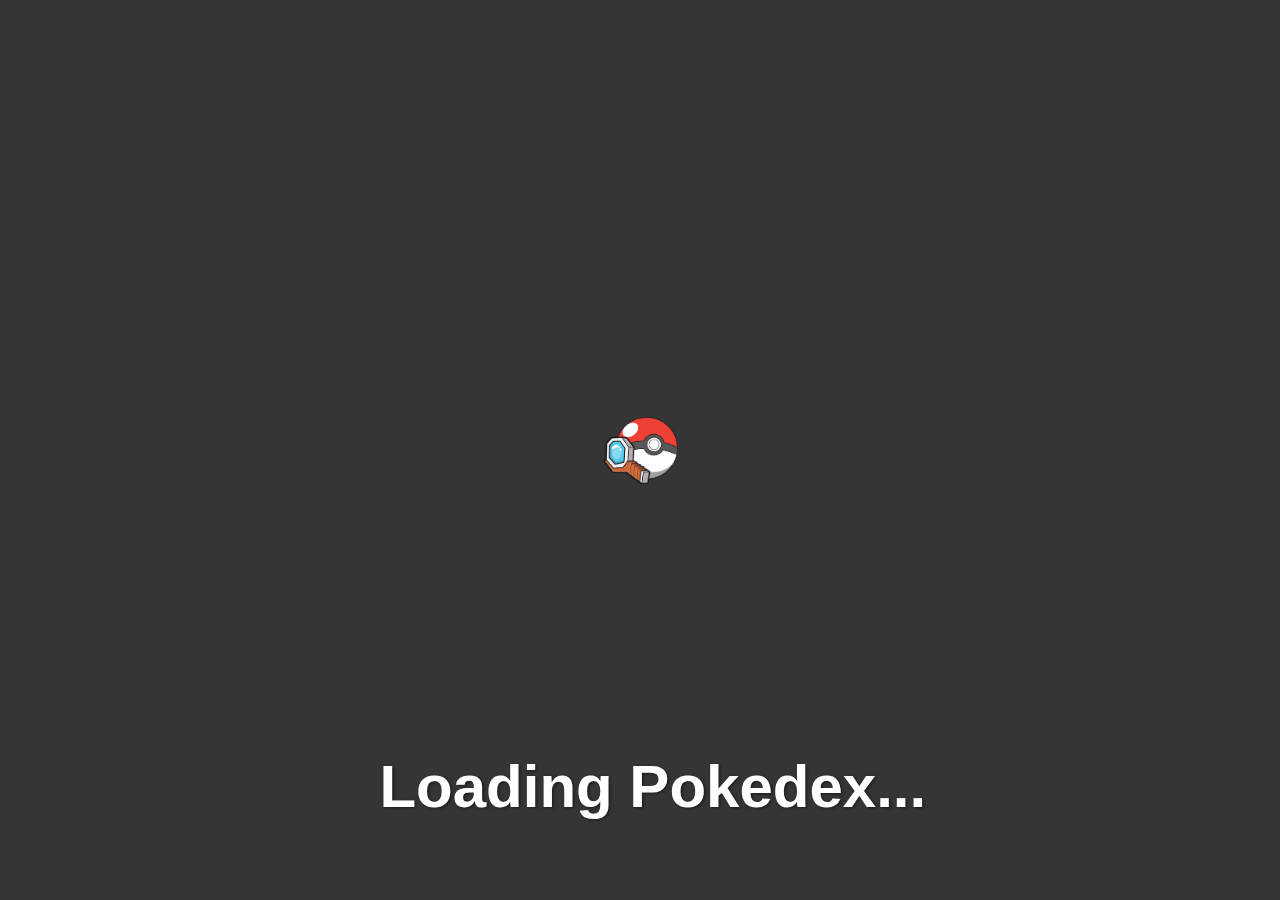
<file: index.html>
<!DOCTYPE html>
<html lang="en">

<head>
  <meta charset="UTF-8" />
  <meta name="viewport" content="width=device-width, initial-scale=1.0" />
  <link rel="icon" href="resources/images/icon.png" type="image/x-icon">
  <link rel="stylesheet" type="text/css" href="css/index.css">
  <link rel="stylesheet" type="text/css" href="css/loader.css">
  <script src="js/script.js"></script>
  <title>PokeFinder</title>
</head>

<body>
  <button class="random" id="random-pokemon-button">
    <svg xmlns="http://www.w3.org/2000/svg" viewBox="0 0 24 24">
      <title>Get a Random Pokemon</title>
      <path d="M11,18H13V16H11V18M12,2A10,10 0 0,0 2,12A10,10 0 0,0 12,22A10,10 0 0,0 22,12A10,10 0 0,0 12,2M12,20C7.59,20 4,16.41 4,12C4,7.59 7.59,4 12,4C16.41,4 20,7.59 20,12C20,16.41 16.41,20 12,20M12,6A4,4 0 0,0 8,10H10A2,2 0 0,1 12,8A2,2 0 0,1 14,10C14,12 11,11.75 11,15H13C13,12.75 16,12.5 16,10A4,4 0 0,0 12,6Z" />
    </svg>
    <img class="teams" src="resources/images/teams_icon.svg">
  </button>

  <div id="loader" class="loader">
    <div class="progress-bar"></div>
    <div class="border"></div>
  </div>

  <h1><span style="color: #ff0000;">Poke</span><span style="color: white;">Finder</span></h1>
  <div class="filter-buttons" id="filter-buttons"></div>
  <br>
  <div class="generation-buttons" id="generation-buttons">
    <button class="gen-filter" data-gen="1">GEN I</button>
    <button class="gen-filter" data-gen="2">GEN II</button>
    <button class="gen-filter" data-gen="3">GEN III</button>
    <button class="gen-filter" data-gen="4">GEN IV</button>
    <button class="gen-filter" data-gen="5">GEN V</button>
    <button class="gen-filter" data-gen="6">GEN VI</button>
    <button class="gen-filter" data-gen="7">GEN VII</button>
    <button class="gen-filter" data-gen="8">GEN VIII</button>
    <button class="gen-filter" data-gen="9">GEN IX</button>
  </div>
  <br>
  <input type="text" id="pokemon-search" placeholder="Search Pokémon by name">
  <br>
  <div class="poke-container" id="poke-container"></div>

  <footer>
    <p>This is the footer of the page.</p>
    <svg xmlns="http://www.w3.org/2000/svg" viewBox="0 0 24 24">
      <path
        d="M13,18V10L16.5,13.5L17.92,12.08L12,6.16L6.08,12.08L7.5,13.5L11,10V18H13M12,2A10,10 0 0,1 22,12A10,10 0 0,1 12,22A10,10 0 0,1 2,12A10,10 0 0,1 12,2Z" />
    </svg>
  </footer>
</body>

</html>
</file>
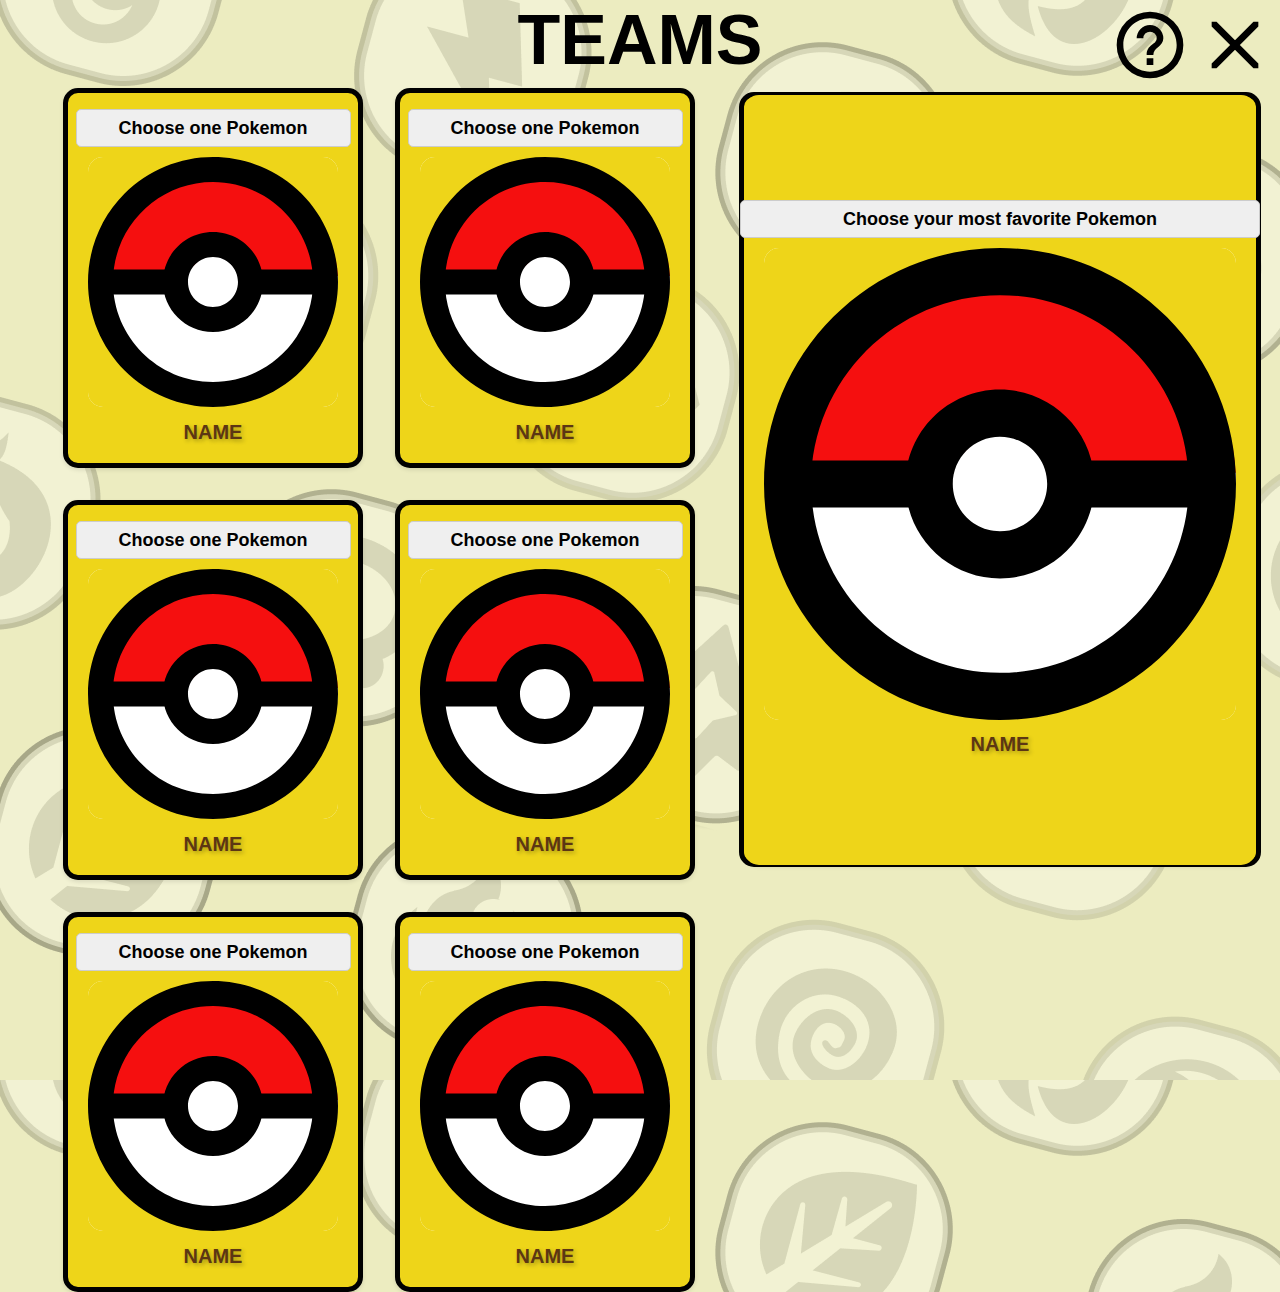
<file: teams.html>
<!DOCTYPE html>
<html lang="en">

<head>
  <meta charset="UTF-8">
  <meta name="viewport" content="width=device-width, initial-scale=1.0">
  <link rel="icon" href="resources/images/icon.png" type="image/x-icon">
  <title>Teams</title>
  <link rel="stylesheet" href="css/teams.css">
</head>

<body>
  <h2>TEAMS</h2>
  <div class="big-box">
    <div class="container">
      <div class="card">
        <select class="select-input" id="pokemon-select-1">
          <option disabled selected>Choose one Pokemon</option>
        </select>
        <img src="resources/images/teams.svg" alt="Placeholder" class="card-image" id="pokemon-image-1">
        <h1 id="pokemon-name-1">NAME</h1>
      </div>

      <div class="card">
        <select class="select-input" id="pokemon-select-2">
          <option disabled selected>Choose one Pokemon</option>
        </select>
        <img src="resources/images/teams.svg" alt="Placeholder" class="card-image" id="pokemon-image-2">
        <h1 id="pokemon-name-2">NAME</h1>
      </div>

      <div class="card">
        <select class="select-input" id="pokemon-select-3">
          <option disabled selected>Choose one Pokemon</option>
        </select>
        <img src="resources/images/teams.svg" alt="Placeholder" class="card-image" id="pokemon-image-3">
        <h1 id="pokemon-name-3">NAME</h1>
      </div>

      <div class="card">
        <select class="select-input" id="pokemon-select-4">
          <option disabled selected>Choose one Pokemon</option>
        </select>
        <img src="resources/images/teams.svg" alt="Placeholder" class="card-image" id="pokemon-image-4">
        <h1 id="pokemon-name-4">NAME</h1>
      </div>

      <div class="card">
        <select class="select-input" id="pokemon-select-5">
          <option disabled selected>Choose one Pokemon</option>
        </select>
        <img src="resources/images/teams.svg" alt="Placeholder" class="card-image" id="pokemon-image-5">
        <h1 id="pokemon-name-5">NAME</h1>
      </div>

      <div class="card">
        <select class="select-input" id="pokemon-select-6">
          <option disabled selected>Choose one Pokemon</option>
        </select>
        <img src="resources/images/teams.svg" alt="Placeholder" class="card-image" id="pokemon-image-6">
        <h1 id="pokemon-name-6">NAME</h1>
      </div>
    </div>

    <div class="box">
      <div class="favorite_card">
        <select class="select-input" id="pokemon-select-7">
          <option disabled selected>Choose your most favorite Pokemon</option>
        </select>
        <img src="resources/images/teams.svg" alt="Placeholder" class="card-image favorite_card-image" id="pokemon-image-7">
        <h1 id="pokemon-name-7">NAME</h1>
      </div>
    </div>
  </div>

  <div id="close-arrow" class="close">
    <svg xmlns="http://www.w3.org/2000/svg" viewBox="0 0 24 24">
      <path fill="black"
        d="M13.46,12L19,17.54V19H17.54L12,13.46L6.46,19H5V17.54L10.54,12L5,6.46V5H6.46L12,10.54L17.54,5H19V6.46L13.46,12Z" />
    </svg>
  </div>

  <div id="random-pokemon-button" class="random">
    <svg xmlns="http://www.w3.org/2000/svg" viewBox="0 0 24 24">
      <title>Get a Random Team</title>
      <path d="M11,18H13V16H11V18M12,2A10,10 0 0,0 2,12A10,10 0 0,0 12,22A10,10 0 0,0 22,12A10,10 0 0,0 12,2M12,20C7.59,20 4,16.41 4,12C4,7.59 7.59,4 12,4C16.41,4 20,7.59 20,12C20,16.41 16.41,20 12,20M12,6A4,4 0 0,0 8,10H10A2,2 0 0,1 12,8A2,2 0 0,1 14,10C14,12 11,11.75 11,15H13C13,12.75 16,12.5 16,10A4,4 0 0,0 12,6Z" />
    </svg>
  </div>

  <script src="js/teams.js"></script>
  <script src="js/close.js"></script>
</body>

</html>
</file>
<file: css/index.css>
@import url('https://fonts.googleapis.com/css?family=Lato:300,400&display=swap');

* {
  box-sizing: border-box;
}

h3 {
  max-width: 8rem;
  text-align: center;
}

body {
  background: linear-gradient(to right, #d4d3dd, #efefbb);
  font-family: 'Lato', sans-serif;
  display: flex;
  flex-direction: column;
  align-items: center;
  justify-content: center;
  margin: 0;
  overflow: auto;
  position: relative;
  zoom: 75%;
}

body::-webkit-scrollbar {
  display: none;
}

h1 {
  text-shadow: 2px 2px 4px rgba(0, 0, 0, 0.5);
  letter-spacing: 3px;
  font-size: 120px;
  font-weight: bolder;
  margin: 0;
  margin-bottom: 2rem;
}

.poke-container {
  display: flex;
  flex-wrap: wrap;
  justify-content: center;
  margin: 0 60px;
  margin-bottom: 5rem;
}

.pokemon {
  border-radius: 10px;
  box-shadow: 0 3px 15px rgba(100, 100, 100, 0.5);
  margin: 10px;
  padding: 10px;
  text-align: center;
  color: white;
  transition: all 0.3s;
  height: 17rem;
  display: flex;
  flex-direction: column;
  justify-content: center;
  align-items: center;
}

.pokemon:hover {
  transform: scale(1.1);
  cursor: pointer;
}

.pokemon .img-container {
  background-color: rgba(255, 255, 255, 0.6);
  border-radius: 50%;
  width: 120px;
  height: 120px;
  text-align: center;
}

.pokemon .img-container img {
  max-width: 90%;
  margin-top: 20px;
}

.pokemon .info {
  margin-top: 20px;
}

.pokemon .info .number {
  background-color: rgba(0, 0, 0, 0.1);
  padding: 5px 10px;
  border-radius: 10px;
  font-size: 0.8em;
}

.pokemon .info .name {
  margin: 15px 0 7px;
  letter-spacing: 1px;
}

small {
  font-size: 15px;
  font-weight: 900;
  text-transform: capitalize;
}

.filter-buttons {
  flex-wrap: wrap;
  justify-content: center;
  align-items: center;
  gap: 1.2rem;
}

.filter-buttons button img {
  width: 100px;
  transition: all 0.3s;
}

.filter-buttons img {
  width: 100px;
  transition: all 0.3s;
}

.filter-buttons img:hover {
  transform: scale(1.1);
  cursor: pointer;
}

.filter-buttons button {
  border: none;
  background: none;
  transition: all 0.3s;
}

.filter-buttons button:hover {
  transform: scale(1.1);
  cursor: pointer;
}

.generation-buttons {
  display: flex;
  flex-wrap: wrap;
  justify-content: center;
  align-items: center;
  gap: 6rem;
  margin-top: 1rem;
  margin-bottom: 1rem;
}

.gen-filter {
  cursor: pointer;
  transition: all 0.3s;
  background: none;
  border: none;
  font-size: 40px;
}

.gen-filter:hover {
  transform: scale(1.1);
  cursor: pointer;
}

input {
  width: 60rem;
  height: 5rem;
  font-size: 50px;
  border: solid 3px grey;
  border-radius: 15px;
  padding: 1.5rem;
  text-indent: 0.5rem;
}

footer {
  background-color: #333;
  color: #fff;
  padding: 20px;
  text-align: center;
  width: 100%;
  position: fixed;
  bottom: 0;
}

footer p {
  margin: 0;
}

footer svg {
  width: 2.5rem;
  position: absolute;
  top: 10px;
  right: 10px;
  fill: white;
  transition: all 0.3s;
}

footer svg:hover {
  transform: scale(1.1);
  cursor: pointer;
}

.random{
  background: none;
  border: none;
}

.random svg{
  width: 5rem;
  fill: white;
  position: absolute;
  top: 0.5rem;
  right: 1rem;
  cursor: pointer;
  transition: all 0.3s;
}

.teams{
  width: 4rem;
  fill: white;
  position: absolute;
  top: 1rem;
  right: 7rem;
  cursor: pointer;
  transition: all 0.3s;
}

.teams:hover{
  transform: scale(1.1);
}

.random svg:hover{
  transform: scale(1.1);
}

@media only screen and (max-width: 800px) {
  body {
    padding-bottom: 5rem;
  }

  h1 {
    font-size: 50px;
  }

  .poke-container {
    margin: 0;
  }

  .generation-buttons {
    gap: 0.8rem;
  }
  
  .gen-filter {
    font-size: 26px;
  }

  input {
    width: 20rem;
    height: 3rem;
    font-size: 20px;
  }

  .random svg{
    width: 5rem;
  }

  .filter-buttons {
    width: 31rem;
  }

  .filter-buttons button img {
    width: 70px;
    height: 70px;
  }
  
  .filter-buttons img {
    width: 70px;
    height: 70px;
    transition: all 0.3s;
  }

  .generation-buttons {
    gap: 2rem;
    width: 31rem;
  }
}

@media only screen and (max-width: 430px) {

  .gen-filter {
    font-size: 26px;
  }

  input {
    width: 15rem;
    height: 3rem;
    font-size: 20px;
  }

  .filter-buttons {
    width: 25rem;
  }

  .filter-buttons button img {
    width: 60px;
    height: 60px;
  }
  
  .filter-buttons img {
    width: 60px;
    height: 60px;
  }

  .generation-buttons {
    width: 25rem;
  }
}
</file>
<file: css/loader.css>
.loader {
  position: fixed;
  left: 0;
  top: 0;
  width: 100%;
  height: 100%;
  background-color: #353535;
  z-index: 9999;
  display: none;
}

.loader:after {
  content: 'Loading Pokedex...';
  font-family: Arial, sans-serif;
  font-size: 80px;
  font-weight: bolder;
  text-shadow: 2px 2px 4px rgba(0, 0, 0, 0.5);
  color: white;
  position: absolute;
  bottom: 5%;
  left: 51%;
  transform: translate(-50%, -50%);
  animation: fadeIn 1s ease-in-out infinite alternate;
}

@keyframes fadeIn {
  from {
    opacity: 0;
  }

  to {
    opacity: 1;
  }
}

.loader:before {
  content: '';
  position: absolute;
  top: 50%;
  left: 50%;
  width: 100px; 
  height: 100px; 
  margin: -50px 0 0 -50px;
  background: url('/resources/images/icon.png') no-repeat center center;
  background-size:contain ; 
  animation: pulse 2s linear infinite; 
}


@keyframes pulse {
  0% {
    transform: scale(3);
  }

  50% {
    transform: scale(4);
  }

  100% {
    transform: scale(3);
  }
}
</file>
<file: css/teams.css>
body {
  background-color: #ececc0;
  background-image: url(/resources/images/back.png);
  margin: 0;
  font-family: Arial, sans-serif;
  display: flex;
  flex-direction: column;
  justify-content: center;
  align-items: center;
  overflow: hidden;
}

.big-box {
  display: flex;
  flex-direction: row;
  justify-content: center;
  align-items: center;
}

.box {
  background-color: #eed519;
  border: black 5px solid;
  border-radius: 15px;
  width: 40%;
  height: 85vh;
  display: flex;
  justify-content: center;
  align-items: center;
}

h2 {
  font-size: 70px;
  margin: 0;
}

h1 {
  color: #5c3613;
  font-size: 20px;
  text-shadow: 2px 2px 4px rgba(0, 0, 0, 0.3);
}

.container {
  display: flex;
  flex-wrap: wrap;
  justify-content: center;
  gap: 2rem;
  padding: 0.5rem;
  width: 55%;
  height: 87vh;
  margin: 0;
}

.card {
  background-color: #eed519;
  border-radius: 15px;
  box-shadow: 0 2px 4px rgba(0, 0, 0, 0.1);
  border: black 5px solid;
  width: 250px;
  height: 330px;
  padding: 20px;
  text-align: center;
  transition: all 0.3s ease;
  display: flex;
  flex-direction: column;
  justify-content: center;
  align-items: center;
}

.favorite_card {
  background-color: #eed519;
  border-radius: 15px;
  box-shadow: 0 2px 4px rgba(0, 0, 0, 0.1);
  width: 650px;
  height: 730px;
  padding: 20px;
  text-align: center;
  transition: all 0.3s ease;
  display: flex;
  flex-direction: column;
  justify-content: center;
  align-items: center;
}

.card:hover {
  box-shadow: 0 8px 16px rgba(0, 0, 0, 0.2);
}

.select-input {
  cursor: pointer;
  width: 110%;
  padding: 8px;
  margin-bottom: 10px;
  margin-top: 10px;
  border: 1px solid #ccc;
  border-radius: 5px;
  box-sizing: border-box;
  appearance: none;
  text-align: center;
  font-size: 18px;
  font-weight: bolder;
}

.card-image {
  width: 100%;
  height: auto;
  border-radius: 15px;
  background-color: #fff;
}

.close svg {
  width: 5rem;
  position: absolute;
  top: 5px;
  right: 5px;
  transition: all 0.3s;
}

.close svg:hover {
  transform: scale(1.1);
  cursor: pointer;
}

.random svg {
  width: 5rem;
  position: absolute;
  top: 5px;
  right: 90px;
  transition: all 0.3s;
}

.random svg:hover {
  transform: scale(1.1);
  cursor: pointer;
}

.favorite_card-image {
  border: 0;
}
</file>
